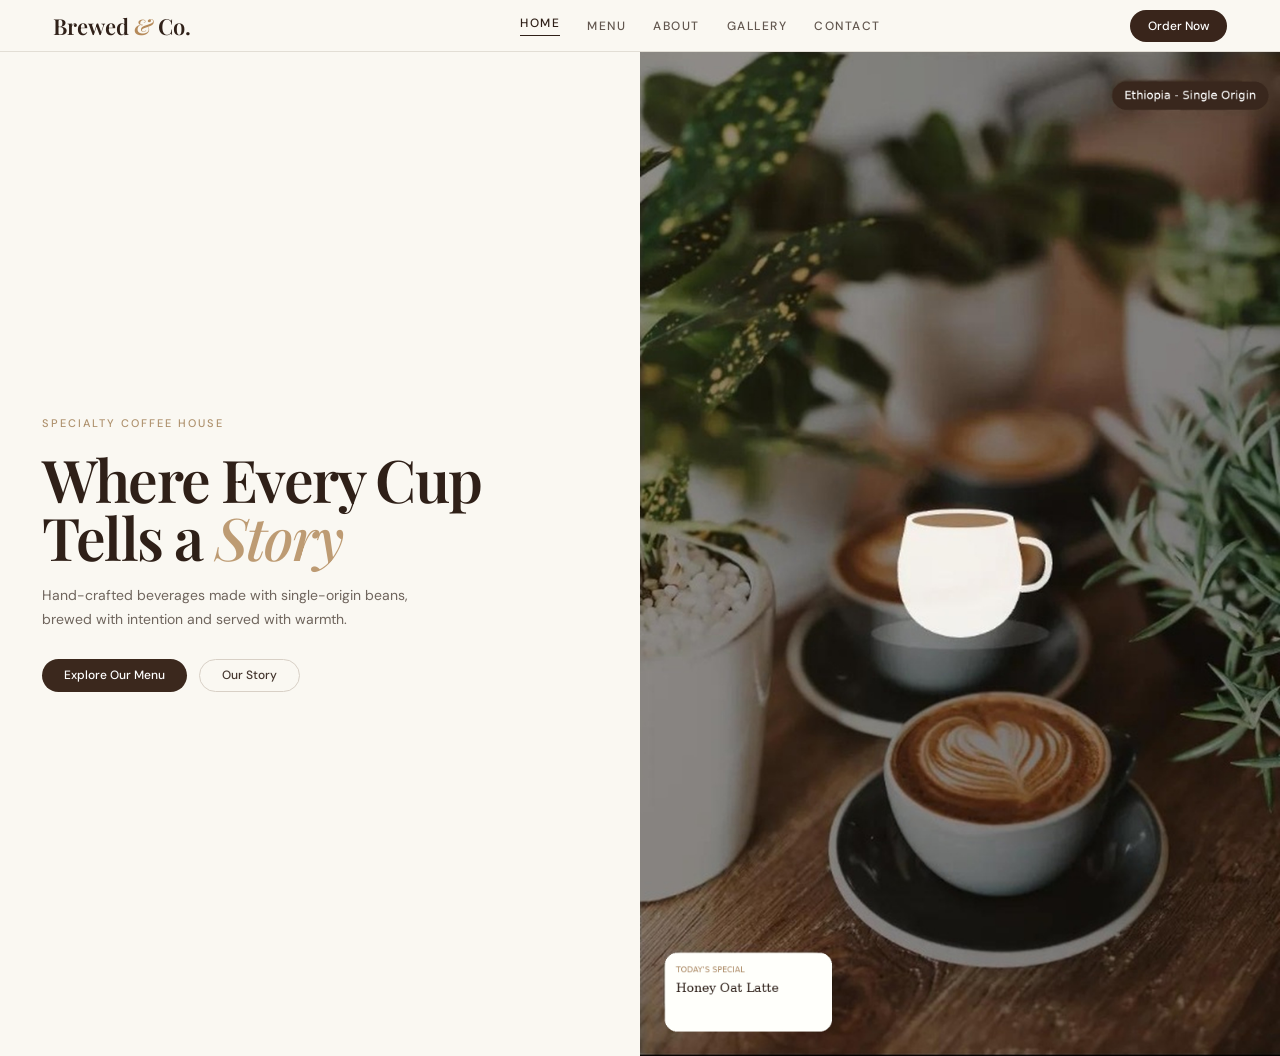
<file: index.html>
<!DOCTYPE html>
<html lang="en">
<head>
    <meta charset="UTF-8">
    <meta name="viewport" content="width=device-width, initial-scale=1.0">
    <title>Brewed & Co.</title>
    <link rel="stylesheet" href="style.css">
</head>
<body>

<header class="navbar">
    <a href="index.html" class="logo">Brewed <span>&amp;</span> Co.</a>

    <nav class="nav-links">
        <a href="index.html" class="active">HOME</a>
        <a href="menu.html" id="menu-nav">MENU</a>
        <a href="#">ABOUT</a>
        <a href="#">GALLERY</a>
        <a href="#">CONTACT</a>
    </nav>

    <a href="#" class="order-btn">Order Now</a>
</header>

<main class="hero">
    <section class="hero-text">
        <div class="eyebrow">SPECIALTY COFFEE HOUSE</div>

        <h1>
            Where Every Cup<br>
            Tells a <em>Story</em>
        </h1>

        <p>
            Hand-crafted beverages made with single-origin beans,<br>
            brewed with intention and served with warmth.
        </p>

        <div class="buttons">
            <a href="menu.html" id="explore-menu" class="btn primary">Explore Our Menu</a>
            <a href="#" class="btn secondary">Our Story</a>
        </div>
    </section>

    <section class="hero-image">
        <img src="coffee-image.jpg" alt="Coffee cups surrounded by plants">
    </section>
</main>

<script src="script.js"></script>
</body>
</html>
</file>
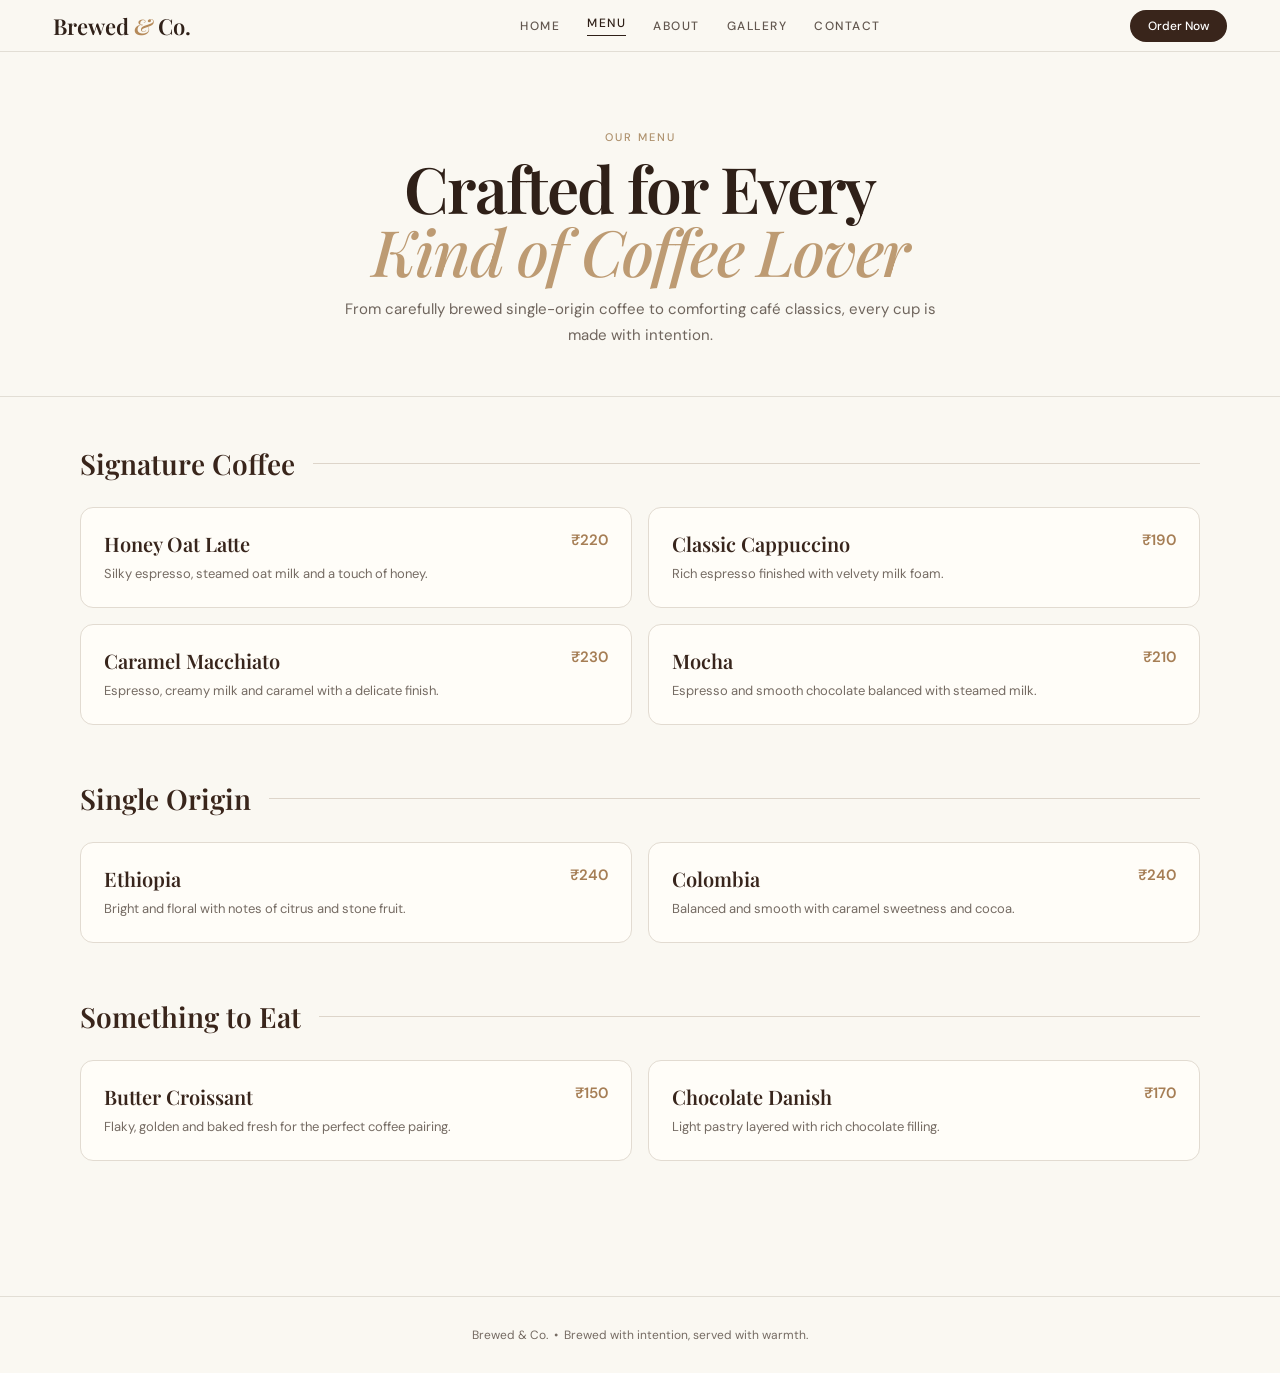
<file: menu.html>
<!DOCTYPE html>
<html lang="en">
<head>
    <meta charset="UTF-8">
    <meta name="viewport" content="width=device-width, initial-scale=1.0">
    <title>Menu | Brewed & Co.</title>
    <link rel="stylesheet" href="style.css">
</head>
<body>

<header class="navbar">
    <a href="index.html" class="logo">Brewed <span>&amp;</span> Co.</a>

    <nav class="nav-links">
        <a href="index.html">HOME</a>
        <a href="menu.html" class="active">MENU</a>
        <a href="#">ABOUT</a>
        <a href="#">GALLERY</a>
        <a href="#">CONTACT</a>
    </nav>

    <a href="#" class="order-btn">Order Now</a>
</header>

<main class="menu-page">

    <section class="menu-hero">
        <div class="eyebrow">OUR MENU</div>
        <h1>Crafted for Every<br><em>Kind of Coffee Lover</em></h1>
        <p>
            From carefully brewed single-origin coffee to comforting café classics,
            every cup is made with intention.
        </p>
    </section>

    <section class="menu-content">

        <div class="menu-category">
            <div class="category-heading"><h2>Signature Coffee</h2></div>
            <div class="menu-grid">
                <article class="menu-item">
                    <div><h3>Honey Oat Latte</h3><p>Silky espresso, steamed oat milk and a touch of honey.</p></div>
                    <span class="menu-price">₹220</span>
                </article>
                <article class="menu-item">
                    <div><h3>Classic Cappuccino</h3><p>Rich espresso finished with velvety milk foam.</p></div>
                    <span class="menu-price">₹190</span>
                </article>
                <article class="menu-item">
                    <div><h3>Caramel Macchiato</h3><p>Espresso, creamy milk and caramel with a delicate finish.</p></div>
                    <span class="menu-price">₹230</span>
                </article>
                <article class="menu-item">
                    <div><h3>Mocha</h3><p>Espresso and smooth chocolate balanced with steamed milk.</p></div>
                    <span class="menu-price">₹210</span>
                </article>
            </div>
        </div>

        <div class="menu-category">
            <div class="category-heading"><h2>Single Origin</h2></div>
            <div class="menu-grid">
                <article class="menu-item">
                    <div><h3>Ethiopia</h3><p>Bright and floral with notes of citrus and stone fruit.</p></div>
                    <span class="menu-price">₹240</span>
                </article>
                <article class="menu-item">
                    <div><h3>Colombia</h3><p>Balanced and smooth with caramel sweetness and cocoa.</p></div>
                    <span class="menu-price">₹240</span>
                </article>
            </div>
        </div>

        <div class="menu-category">
            <div class="category-heading"><h2>Something to Eat</h2></div>
            <div class="menu-grid">
                <article class="menu-item">
                    <div><h3>Butter Croissant</h3><p>Flaky, golden and baked fresh for the perfect coffee pairing.</p></div>
                    <span class="menu-price">₹150</span>
                </article>
                <article class="menu-item">
                    <div><h3>Chocolate Danish</h3><p>Light pastry layered with rich chocolate filling.</p></div>
                    <span class="menu-price">₹170</span>
                </article>
            </div>
        </div>

    </section>

    <footer class="menu-footer">
        Brewed &amp; Co. &nbsp;•&nbsp; Brewed with intention, served with warmth.
    </footer>

</main>

<script src="script.js"></script>
</body>
</html>
</file>
<file: style.css>
@import url('https://fonts.googleapis.com/css2?family=DM+Sans:wght@400;500;600&family=Playfair+Display:ital,wght@0,500;0,600;1,500&display=swap');

* {
    margin: 0;
    padding: 0;
    box-sizing: border-box;
}

body {
    background: #f8f5ee;
    color: #2f2018;
    font-family: "DM Sans", Arial, sans-serif;
}

/* ---------- Navigation ---------- */

.navbar {
    height: 52px;
    width: 100%;
    display: flex;
    align-items: center;
    justify-content: space-between;
    padding: 0 53px;
    border-bottom: 1px solid #e2ded5;
    background: #faf8f2;
}

.logo {
    color: #302119;
    text-decoration: none;
    font-family: "Playfair Display", Georgia, serif;
    font-size: 22px;
    font-weight: 600;
}

.logo span {
    color: #b58a5a;
    font-style: italic;
}

.nav-links {
    display: flex;
    align-items: center;
    gap: 27px;
    margin-left: 80px;
}

.nav-links a {
    color: #62574f;
    text-decoration: none;
    font-size: 12px;
    letter-spacing: 1.5px;
    font-weight: 500;
}

.nav-links a.active {
    color: #2f2018;
    border-bottom: 1px solid #2f2018;
    padding-bottom: 4px;
}

.order-btn {
    color: #fff;
    background: #39251b;
    text-decoration: none;
    font-size: 12px;
    font-weight: 500;
    padding: 8px 18px;
    border-radius: 20px;
}

/* ---------- Home hero ---------- */

.hero {
    min-height: calc(100vh - 52px);
    display: grid;
    grid-template-columns: 50% 50%;
}

.hero-text {
    display: flex;
    flex-direction: column;
    justify-content: center;
    padding: 60px 42px;
    background: #faf8f2;
}

.eyebrow {
    margin-bottom: 20px;
    color: #ae916d;
    font-size: 11px;
    letter-spacing: 2px;
    font-weight: 500;
}

h1 {
    margin-bottom: 17px;
    font-family: "Playfair Display", Georgia, serif;
    font-size: clamp(48px, 4.6vw, 64px);
    line-height: 0.98;
    letter-spacing: -1.8px;
    font-weight: 600;
}

h1 em {
    color: #bd9b73;
    font-weight: 500;
}

.hero-text p {
    margin-bottom: 27px;
    color: #6f655d;
    font-size: 14px;
    line-height: 1.75;
}

.buttons {
    display: flex;
    gap: 12px;
}

.btn {
    display: inline-flex;
    align-items: center;
    justify-content: center;
    height: 33px;
    padding: 0 22px;
    border-radius: 20px;
    text-decoration: none;
    font-size: 12px;
    font-weight: 500;
}

.primary {
    color: #fff;
    background: #3b281d;
}

.secondary {
    color: #44362e;
    border: 1px solid #d8d0c6;
    background: transparent;
}

.hero-image {
    position: relative;
    min-height: calc(100vh - 52px);
    overflow: hidden;
}

.hero-image img {
    width: 100%;
    height: 100%;
    display: block;
    object-fit: cover;
}

/* ---------- Menu page ---------- */

.menu-page {
    min-height: calc(100vh - 52px);
    background: #faf8f2;
}

.menu-hero {
    padding: 78px 7% 48px;
    text-align: center;
    border-bottom: 1px solid #e2ded5;
}

.menu-hero .eyebrow {
    margin-bottom: 13px;
}

.menu-hero h1 {
    margin-bottom: 15px;
    font-size: clamp(46px, 5vw, 68px);
}

.menu-hero p {
    max-width: 620px;
    margin: 0 auto;
    color: #6f655d;
    font-size: 15px;
    line-height: 1.7;
}

.menu-content {
    width: min(1120px, 90%);
    margin: 0 auto;
    padding: 48px 0 80px;
}

.menu-category {
    margin-bottom: 55px;
}

.category-heading {
    display: flex;
    align-items: center;
    gap: 18px;
    margin-bottom: 25px;
}

.category-heading h2 {
    white-space: nowrap;
    color: #39251b;
    font-family: "Playfair Display", Georgia, serif;
    font-size: 28px;
    font-weight: 600;
}

.category-heading::after {
    content: "";
    height: 1px;
    flex: 1;
    background: #ddd5ca;
}

.menu-grid {
    display: grid;
    grid-template-columns: repeat(2, minmax(0, 1fr));
    gap: 16px;
}

.menu-item {
    display: flex;
    align-items: flex-start;
    justify-content: space-between;
    gap: 25px;
    padding: 22px 23px;
    border: 1px solid #e2dbd1;
    border-radius: 13px;
    background: #fffdf8;
    transition: transform 0.2s ease, box-shadow 0.2s ease;
}

.menu-item:hover {
    transform: translateY(-3px);
    box-shadow: 0 10px 25px rgba(55, 38, 28, 0.08);
}

.menu-item h3 {
    margin-bottom: 7px;
    color: #38251c;
    font-family: "Playfair Display", Georgia, serif;
    font-size: 20px;
    font-weight: 600;
}

.menu-item p {
    max-width: 430px;
    color: #756b63;
    font-size: 13px;
    line-height: 1.6;
}

.menu-price {
    flex-shrink: 0;
    color: #a67e55;
    font-size: 15px;
    font-weight: 600;
}

.menu-footer {
    padding: 30px 20px;
    text-align: center;
    border-top: 1px solid #e2ded5;
    color: #756b63;
    font-size: 12px;
}

/* ---------- Responsive ---------- */

@media (max-width: 800px) {
    .navbar {
        padding: 0 20px;
    }

    .nav-links {
        display: none;
    }

    .hero {
        grid-template-columns: 1fr;
    }

    .hero-text {
        min-height: 55vh;
        padding: 60px 28px;
    }

    .hero-image {
        min-height: 60vh;
    }

    h1 {
        font-size: clamp(44px, 12vw, 58px);
    }
}

@media (max-width: 700px) {
    .menu-hero {
        padding: 55px 25px 38px;
    }

    .menu-content {
        width: calc(100% - 40px);
        padding-top: 35px;
    }

    .menu-grid {
        grid-template-columns: 1fr;
    }

    .category-heading h2 {
        font-size: 24px;
    }

    .menu-item {
        padding: 19px;
    }
}
</file>
